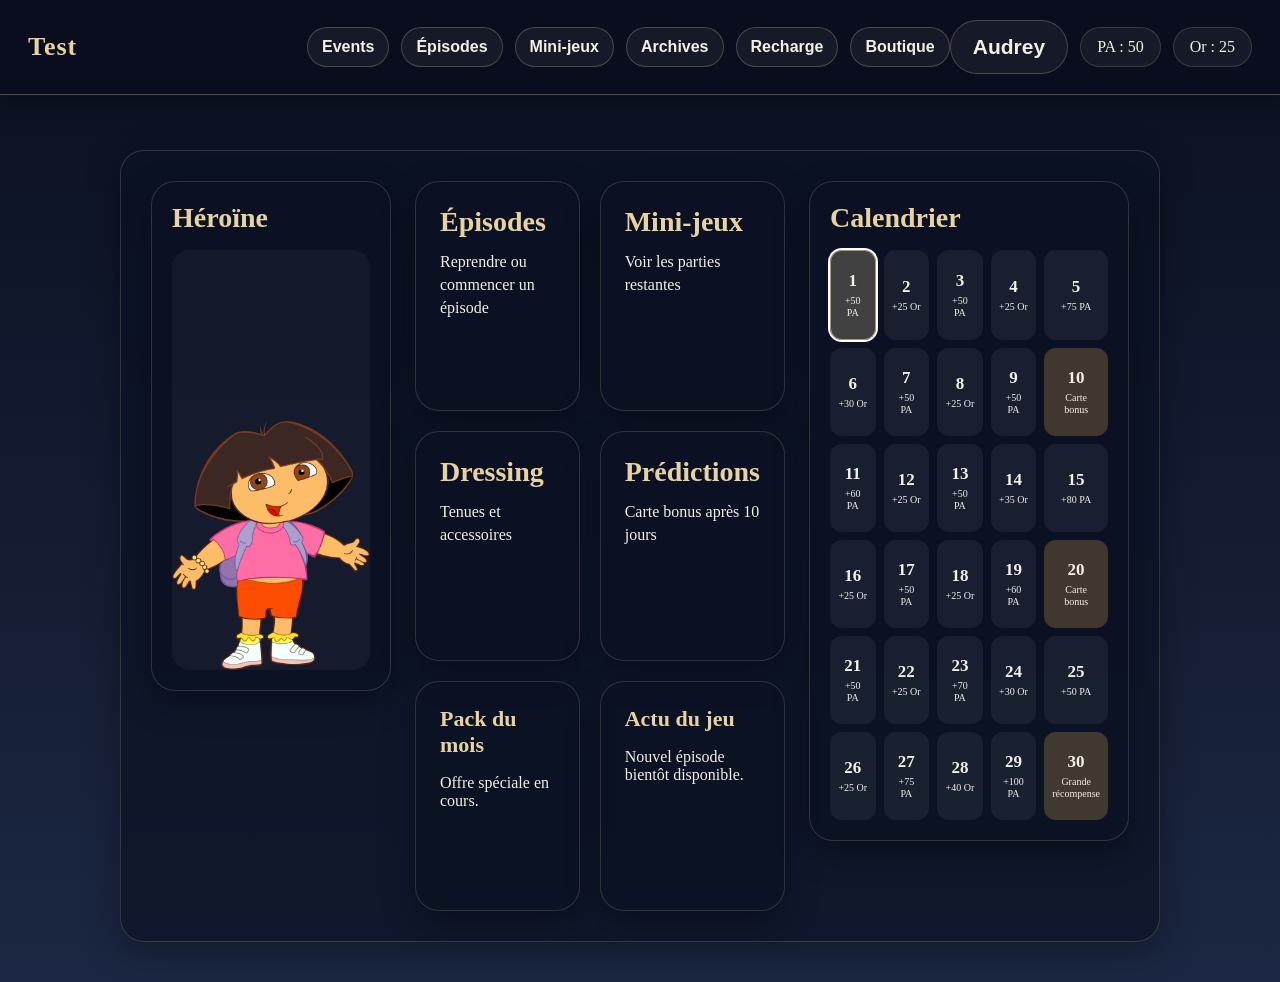
<file: index.html>
<!DOCTYPE html>
<html lang="fr">
<head>
  <meta charset="UTF-8">
  <meta name="viewport" content="width=device-width, initial-scale=1.0">
  <title>Test</title>
  <link rel="stylesheet" href="main.css">
</head>
<body>

  <div class="test-topbar">
    <div class="topbar-zone topbar-left">
      <div class="logo-test" id="home-logo">Test</div>
    </div>

    <div class="topbar-zone topbar-center">
      <nav class="test-menu">
        <button type="button" class="test-tab" data-target="events">Events</button>
        <button type="button" class="test-tab" data-target="episode">Épisodes</button>
        <button type="button" class="test-tab" data-target="mini-jeux">Mini-jeux</button>
        <button type="button" class="test-tab" data-target="archives">Archives</button>
        <button type="button" class="test-tab" data-target="recharge">Recharge</button>
        <button type="button" class="test-tab" data-target="boutique">Boutique</button>
      </nav>
    </div>

    <div class="topbar-zone topbar-right">
      <button type="button" class="profil-button" data-target="profil" id="profil-button">
        Audrey
      </button>
      <div class="badge-ui" id="pa-display">PA : 0</div>
      <div class="badge-ui" id="gold-display">Or : 0</div>
      
    </div>
  </div>

  <div id="reward-message" class="reward-message" style="display: none;"></div>

  <div class="test-page">

   <section id="home" class="test-section active">
  <div class="home-layout">

    <div class="home-left-card">
      <h2 class="home-section-title">Héroïne</h2>
      <div class="hero-display">
        <img src="images/dora.png" alt="Héroïne" class="hero-image">
      </div>
    </div>

    <div class="home-center-grid">
      <div class="home-feature-card" onclick="openSection('episode')">
        <span class="feature-title">Épisodes</span>
        <span class="feature-text">Reprendre ou commencer un épisode</span>
      </div>

      <div class="home-feature-card" onclick="openSection('minijeux')">
        <span class="feature-title">Mini-jeux</span>
        <span class="feature-text">Voir les parties restantes</span>
      </div>

      <div class="home-feature-card" onclick="openSection('dressing')">
        <span class="feature-title">Dressing</span>
        <span class="feature-text">Tenues et accessoires</span>
      </div>

      <div class="home-feature-card" onclick="openSection('predictions')">
        <span class="feature-title">Prédictions</span>
        <span class="feature-text">Carte bonus après 10 jours</span>
      </div>

      <div class="home-feature-card" onclick="openSection('Pack du mois')">
         <h3 class="small-side-title">Pack du mois</h3>
        <p>Offre spéciale en cours.</p>
      </div>

      <div class="home-feature-card" onclick="openSection('Actus du jeu')">
        <h3 class="small-side-title">Actu du jeu</h3>
        <p>Nouvel épisode bientôt disponible.</p>
      </div>
    </div>

    <div class="home-right-column">
      <div class="home-side-card">
        <h2 class="home-section-title">Calendrier</h2>
        <div id="calendar-grid" class="calendar-grid"></div>
      </div>
    </div>
  </div>
</section>

</div>

</section>

    <section id="events" class="test-section">
      <h1>Events</h1>
    </section>

    <section id="episode" class="test-section">
      <h1>Épisodes</h1>
      <p>Explore l’histoire, relance les chapitres débloqués et poursuis ta progression.</p>

      <div class="test-card-grid">
        <div class="test-card">
          <h3>Épisode 1</h3>
          <p>Le réveil de ton héroïne et sa découverte d’un nouveau monde.</p>
          <div class="test-button" onclick="window.location.href='episode1.html'">Jouer</div>
        </div>

        <div class="test-card">
          <h3>Épisode 2</h3>
          <p>Premiers liens, premières tensions et nouveaux mystères.</p>
          <button class="test-button" onclick="startGame()">Jouer</button>
        </div>

        <div class="test-card">
          <h3>Épisode 3</h3>
          <p>Choix, épreuves et évolution des relations.</p>
          <button class="test-button" onclick="startGame()">Jouer</button>
        </div>
      </div>
  </div>

  <div id="game-container" style="display: none;">
    <div id="game-background"></div>

    <div id="dialogue-box" onclick="nextDialogue()">
      <p id="dialogue-text">Début....</p>
    </div>
  </div>
</div>
    </section>

    <section id="mini-jeux" class="test-section">
      <h1>Mini-jeux</h1>
    </section>

    <section id="archives" class="test-section">
      <h1>Archives</h1>
      <p>Consulte le lore, les personnages, les provinces et les informations débloquées.</p>

      <div class="test-card-grid">
        <div class="test-card">
          <h3>Personnages</h3>
          <p>Découvre les fiches des personnages rencontrés.</p>
        </div>

        <div class="test-card">
          <h3>Provinces</h3>
          <p>Explore les régions, peuples et lieux importants.</p>
        </div>

        <div class="test-card">
          <h3>Bestiaire</h3>
          <p>Retrouve les créatures et espèces du monde.</p>
        </div>
      </div>
    </section>

    <section id="recharge" class="test-section">
      <h1>Recharge</h1>
      <p>Récupère tes ressources quotidiennes et suis ta progression.</p>

      <div class="test-card-grid">
        <div class="test-card">
          <h3>Connexion du jour</h3>
          <p>Chaque nouveau jour : +50 PA et +25 Or.</p>
        </div>

        <div class="test-card">
          <h3>PA actuels</h3>
          <p id="recharge-pa-display">PA : 0</p>
        </div>

        <div class="test-card">
          <h3>Or actuel</h3>
          <p id="recharge-gold-display">Or : 0</p>
        </div>
      </div>
    </section>

    <section id="boutique" class="test-section">
      <h1>Boutique</h1>
      <p>Achète des objets, tenues et accessoires pour personnaliser ton aventure.</p>

      <div class="test-card-grid">
        <div class="test-card">
          <h3>Tenue lunaire</h3>
          <p>Prix : 120 Or</p>
        </div>

        <div class="test-card">
          <h3>Parure dorée</h3>
          <p>Prix : 80 Or</p>
        </div>

        <div class="test-card">
          <h3>Fond mystique</h3>
          <p>Prix : 150 Or</p>
        </div>
      </div>
    </section>

    <section id="profil" class="test-section">
         <h1>Profil</h1>
    </section>

  </div>

  <script>
    const REWARD_PA = 50;
  const REWARD_GOLD = 25;

  const dailyRewards = [
    { day: 1, reward: "+50 PA" },
    { day: 2, reward: "+25 Or" },
    { day: 3, reward: "+50 PA" },
    { day: 4, reward: "+25 Or" },
    { day: 5, reward: "+75 PA" },
    { day: 6, reward: "+30 Or" },
    { day: 7, reward: "+50 PA" },
    { day: 8, reward: "+25 Or" },
    { day: 9, reward: "+50 PA" },
    { day: 10, reward: "Carte bonus" },
    { day: 11, reward: "+60 PA" },
    { day: 12, reward: "+25 Or" },
    { day: 13, reward: "+50 PA" },
    { day: 14, reward: "+35 Or" },
    { day: 15, reward: "+80 PA" },
    { day: 16, reward: "+25 Or" },
    { day: 17, reward: "+50 PA" },
    { day: 18, reward: "+25 Or" },
    { day: 19, reward: "+60 PA" },
    { day: 20, reward: "Carte bonus" },
    { day: 21, reward: "+50 PA" },
    { day: 22, reward: "+25 Or" },
    { day: 23, reward: "+70 PA" },
    { day: 24, reward: "+30 Or" },
    { day: 25, reward: "+50 PA" },
    { day: 26, reward: "+25 Or" },
    { day: 27, reward: "+75 PA" },
    { day: 28, reward: "+40 Or" },
    { day: 29, reward: "+100 PA" },
    { day: 30, reward: "Grande récompense" }
  ];

  function getTodayDateString() {
    const today = new Date();
    const year = today.getFullYear();
    const month = String(today.getMonth() + 1).padStart(2, "0");
    const day = String(today.getDate()).padStart(2, "0");
    return year + "-" + month + "-" + day;
  }

  function updateDisplays() {
    const pa = Number(localStorage.getItem("test_pa")) || 0;
    const gold = Number(localStorage.getItem("test_gold")) || 0;

    const paDisplay = document.getElementById("pa-display");
    const goldDisplay = document.getElementById("gold-display");

    if (paDisplay) paDisplay.textContent = "PA : " + pa;
    if (goldDisplay) goldDisplay.textContent = "Or : " + gold;
  }

  function giveDailyRewardIfNeeded() {
    let pa = Number(localStorage.getItem("test_pa")) || 0;
    let gold = Number(localStorage.getItem("test_gold")) || 0;

    const lastRewardDate = localStorage.getItem("test_last_reward_date");
    const today = getTodayDateString();

    if (lastRewardDate !== today) {
      pa += REWARD_PA;
      gold += REWARD_GOLD;

      localStorage.setItem("test_pa", pa);
      localStorage.setItem("test_gold", gold);
      localStorage.setItem("test_last_reward_date", today);

      let loginDay = Number(localStorage.getItem("test_login_day")) || 0;
      if (loginDay < 30) {
        loginDay += 1;
      }
      localStorage.setItem("test_login_day", loginDay);
    }
  }

  function renderCalendar() {
    const calendarGrid = document.getElementById("calendar-grid");
    if (!calendarGrid) return;

    calendarGrid.innerHTML = "";
    const claimedDay = Number(localStorage.getItem("test_login_day")) || 0;

    dailyRewards.forEach(function (item) {
      const dayBox = document.createElement("div");
      dayBox.classList.add("day");

      if (item.day <= claimedDay) dayBox.classList.add("claimed");
      if (item.day === claimedDay) dayBox.classList.add("today");
      if (item.day === 10 || item.day === 20 || item.day === 30) dayBox.classList.add("special");

      dayBox.innerHTML = `
        <span class="day-number">${item.day}</span>
        <span class="day-reward">${item.reward}</span>
      `;

      calendarGrid.appendChild(dayBox);
    });
  }

  function openSection(targetId) {
    const sections = document.querySelectorAll(".test-section");
    const tabs = document.querySelectorAll(".test-tab");
    const profilButton = document.getElementById("profil-button");

    sections.forEach(function (section) {
      section.classList.remove("active");
    });

    tabs.forEach(function (tab) {
      tab.classList.remove("active-tab");
    });

    if (profilButton) {
      profilButton.classList.remove("active-tab");
    }

    const targetSection = document.getElementById(targetId);
    if (targetSection) {
      targetSection.classList.add("active");
    }

    const targetTab = document.querySelector('.test-tab[data-target="' + targetId + '"]');
    if (targetTab) {
      targetTab.classList.add("active-tab");
    }

    if (profilButton && targetId === "profil") {
      profilButton.classList.add("active-tab");
    }
  }

  function setupTabs() {
    const tabs = document.querySelectorAll(".test-tab");

    tabs.forEach(function (tab) {
      tab.addEventListener("click", function () {
        const targetId = tab.getAttribute("data-target");
        openSection(targetId);
      });
    });

    const homeLogo = document.getElementById("home-logo");
    if (homeLogo) {
      homeLogo.addEventListener("click", function () {
        openSection("home");
      });
    }

    const profilButton = document.getElementById("profil-button");
    if (profilButton) {
      profilButton.addEventListener("click", function () {
        openSection("profil");
      });
    }
  }

  document.addEventListener("DOMContentLoaded", function () {
    giveDailyRewardIfNeeded();
    updateDisplays();
    renderCalendar();
    setupTabs();
  });
  </script>

</body>
</html>
</file>
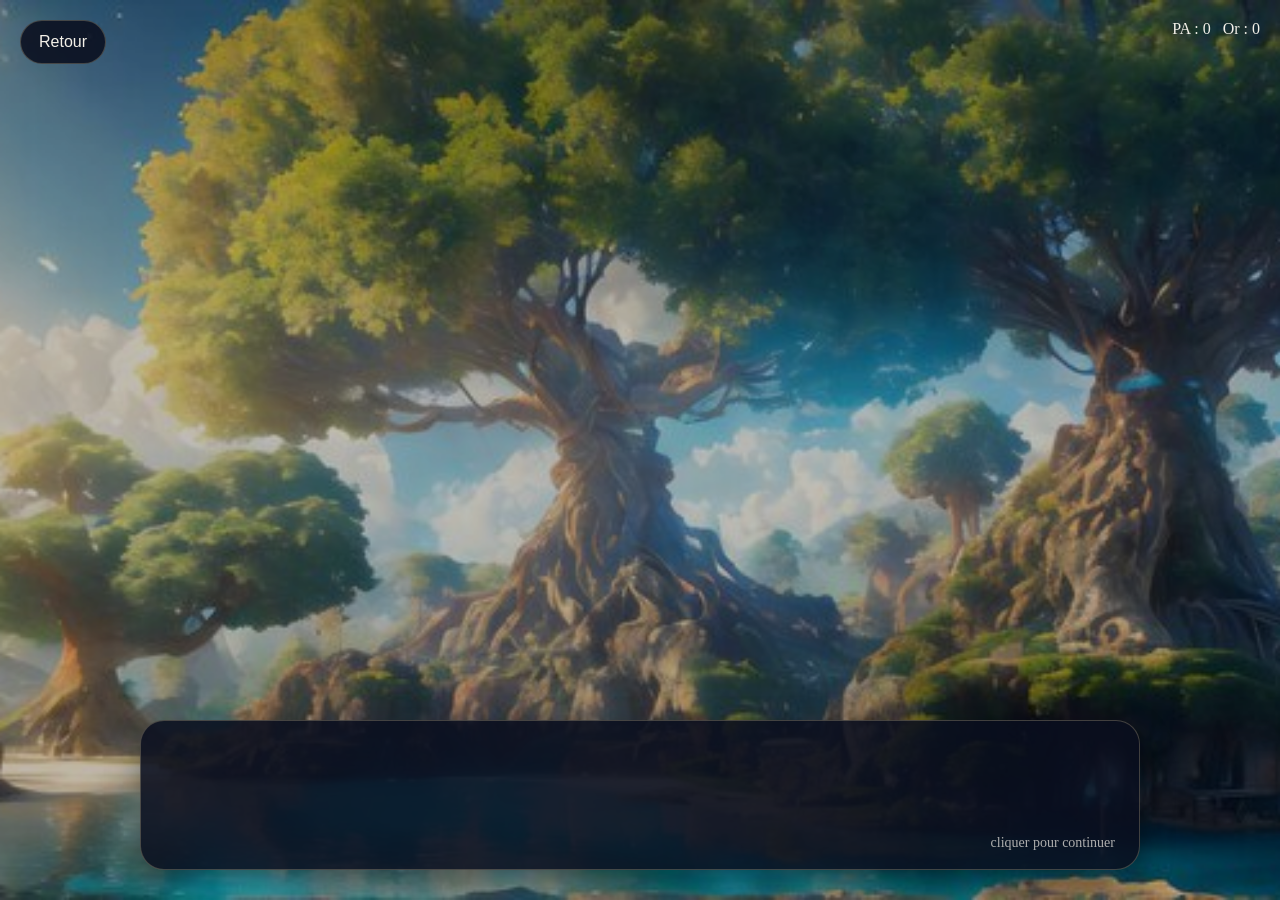
<file: episode1.html>
<!DOCTYPE html>
<html lang="fr">
<head>
  <meta charset="UTF-8">
  <meta name="viewport" content="width=device-width, initial-scale=1.0">
  <title>Épisode 1</title>
  <link rel="stylesheet" href="main.css">
  <style>
    body {
      margin: 0;
      overflow: hidden;
    }

    #episode-screen {
      position: fixed;
      inset: 0;
      background: url("images/test.jpg") center center / cover no-repeat;
    }

    #episode-overlay {
      position: absolute;
      inset: 0;
      background: rgba(0, 0, 0, 0.25);
      pointer-events: none;
    }

    #dialogue-box {
      position: absolute;
      left: 50%;
      bottom: 30px;
      transform: translateX(-50%);
      width: min(1000px, calc(100% - 40px));
      min-height: 150px;
      background: rgba(10, 14, 30, 0.88);
      border: 1px solid rgba(231, 211, 161, 0.25);
      border-radius: 24px;
      box-shadow: 0 12px 32px rgba(0, 0, 0, 0.45);
      padding: 24px 28px;
      box-sizing: border-box;
      color: #f3f0e8;
      cursor: pointer;
      z-index: 10;
    }

    #speaker-name {
      color: #e7d3a1;
      font-size: 24px;
      font-weight: 700;
      margin-bottom: 12px;
    }

    #dialogue-text {
      font-size: 22px;
      line-height: 1.5;
      margin: 0;
    }

    #continue-indicator {
      position: absolute;
      right: 24px;
      bottom: 18px;
      font-size: 14px;
      color: rgba(243, 240, 232, 0.7);
    }

    #back-button {
      position: absolute;
      top: 20px;
      left: 20px;
      z-index: 20;
      background: rgba(10, 14, 30, 0.88);
      border: 1px solid rgba(231, 211, 161, 0.25);
      color: #f3f0e8;
      border-radius: 999px;
      padding: 12px 18px;
      cursor: pointer;
      font-size: 16px;
    }

    #back-button:hover {
      border-color: rgba(231, 211, 161, 0.55);
    }

    #currency-bar {
        position: absolute;
        top: 20px;
        right: 20px;
        z-index: 20;
        display: flex;
        gap: 12px;
    }

    #currency-badge {
        background: rgba(10, 14, 30, 0.88);
        border: 1px solid rgba(231, 211, 161, 0.25);
        color: #f3f0e8;
        border-radius: 999px;
        padding: 12px 16px;
        font-size: 16px;
        font-weight: 600;
    }
  </style>
</head>


<body>

  <div id="episode-screen">
    <div id="episode-overlay"></div>

    <audio id="bg-music" src="musique/paix-sanctuaire.mp3"loop></audio>

    <button id="back-button" onclick="window.location.href='index.html'">
      Retour
    </button>

    <div id="currency-bar">
        <div class="currency-badge" id="episode-pa-display">PA : 0</div>
        <div class="currency-badge" id="episode-gold-display">Or : 0</div>
    </div>

    <div id="dialogue-box" onclick="nextDialogue()">
      <div id="speaker-name"></div>
      <p id="dialogue-text"></p>
      <div id="continue-indicator">cliquer pour continuer</div>
    </div>
  </div>

  <script>
    const episode1Dialogues = [
    { speaker: "", text: "..." },
    { speaker: "Héroïne", text: "Je… où suis-je ?" },
    { speaker: "Héroïne", text: "Le sol est froid sous mes doigts." },
    { speaker: "Héroïne", text: "Une lumière apparaît…" },
    { speaker: "Héroïne", text: "Quelqu’un approche…" }
  ];

  const DIALOGUE_COST = 2;
  let currentDialogueIndex = 0;

  function updateEpisodeCurrencyDisplay() {
    const pa = Number(localStorage.getItem("test_pa")) || 0;
    const gold = Number(localStorage.getItem("test_gold")) || 0;

    const paDisplay = document.getElementById("episode-pa-display");
    const goldDisplay = document.getElementById("episode-gold-display");

    if (paDisplay) paDisplay.textContent = "PA : " + pa;
    if (goldDisplay) goldDisplay.textContent = "Or : " + gold;
  }

  function showDialogue() {
    const current = episode1Dialogues[currentDialogueIndex];
    document.getElementById("speaker-name").textContent = current.speaker;
    document.getElementById("dialogue-text").textContent = current.text;
  }

 function nextDialogue() {
  startMusic(); // 👈 IMPORTANT

  const currentPa = Number(localStorage.getItem("test_pa")) || 0;

  if (currentPa < DIALOGUE_COST) {
    alert("Tu n’as pas assez de PA pour continuer l’histoire.");
    return;
  }

  const newPa = currentPa - DIALOGUE_COST;
  localStorage.setItem("test_pa", String(newPa));

  currentDialogueIndex++;

  if (currentDialogueIndex < episode1Dialogues.length) {
    updateEpisodeCurrencyDisplay();
    showDialogue();
  } else {
    window.location.href = "index.html";
  }
}

  document.addEventListener("DOMContentLoaded", function () {
    showDialogue();
    updateEpisodeCurrencyDisplay();
    

   let musicStarted = false;

function startMusic() {
  if (musicStarted) return;

  const music = document.getElementById("bg-music");
  if (music) {
    music.volume = 0.4;
    music.play().then(() => {
      musicStarted = true;
    }).catch(() => {
      console.log("Autoplay bloqué");
    });
  }
}


  </script>

</body>
</html>
</file>
<file: main.css>
#main-menu {
  display: none !important;
}

body {
  margin: 0;
  padding: 0;
  font-family: Georgia, "Times New Roman", serif;
  background: linear-gradient(180deg, #0b1020 0%, #131a30 45%, #1b2742 100%);
  color: #f3f0e8;
}

.reward-message {
  position: fixed;
  top: 110px;
  right: 30px;
  z-index: 9999;
  padding: 14px 18px;
  border-radius: 16px;
  background: rgba(231, 211, 161, 0.18);
  border: 1px solid rgba(231, 211, 161, 0.4);
  color: #f3f0e8;
  box-shadow: 0 8px 20px rgba(0, 0, 0, 0.25);
  font-size: 16px;
}

.test-topbar {
  position: fixed;
  top: 0;
  left: 0;
  width: 100%;
  height: 95px;
  background: rgba(10, 14, 30, 0.95);
  border-bottom: 1px solid rgba(212, 188, 132, 0.35);
  box-shadow: 0 4px 18px rgba(0, 0, 0, 0.35);
  display: grid;
  grid-template-columns: 1fr auto 1fr;
  align-items: center;
  padding: 0 28px;
  box-sizing: border-box;
  z-index: 9999;
}

.topbar-zone {
  display: flex;
  align-items: center;
}

.topbar-left {
  justify-content: flex-start;
}

.topbar-center {
  justify-content: center;
}

.topbar-right {
  justify-content: flex-end;
  gap: 12px;
}

.logo-test {
  font-size: 30px;
  font-weight: bold;
  color: #e7d3a1;
  white-space: nowrap;
  cursor: pointer;
}

.test-menu {
  display: flex;
  align-items: center;
  gap: 18px;
}

.test-menu a {
  color: #f3f0e8;
  text-decoration: none;
  padding: 14px 22px;
  border-radius: 999px;
  border: 1px solid rgba(231, 211, 161, 0.25);
  background: rgba(255, 255, 255, 0.05);
  font-size: 21px;
  font-weight: 600;
  white-space: nowrap;
  transition: 0.25s ease;
}

.test-menu a:hover {
  background: rgba(231, 211, 161, 0.14);
  border-color: rgba(231, 211, 161, 0.55);
  transform: translateY(-1px);
}

.badge-ui {
  padding: 10px 16px;
  border-radius: 999px;
  background: rgba(255, 255, 255, 0.05);
  border: 1px solid rgba(231, 211, 161, 0.18);
  color: #f3f0e8;
  font-size: 16px;
  white-space: nowrap;
}

.test-page {
  padding-top: 135px;
}

.logo-test {
  font-size: 30px;
  font-weight: bold;
  letter-spacing: 1px;
  color: #e7d3a1;
}

.test-menu {
  display: flex;
  gap: 14px;
  flex-wrap: wrap;
}

.test-menu a {
  color: #f3f0e8;
  text-decoration: none;
  font-size: 17px;
  padding: 10px 16px;
  border-radius: 999px;
  border: 1px solid rgba(231, 211, 161, 0.25);
  background: rgba(255, 255, 255, 0.04);
  transition: 0.25s ease;
}

.test-menu a:hover {
  background: rgba(231, 211, 161, 0.14);
  border-color: rgba(231, 211, 161, 0.55);
  transform: translateY(-1px);
}

.test-page {
  padding: 95px 30px 40px;
  max-width : 1100px;
  margin : 0 auto;
  box-sizing: border-box;
}

.test-section {
  display: none;
}

.test-section.active {
  display: block;
  padding : 30px;
  border-radius : 24px;
  background : rgba(12, 18, 36, 0.72);
  border: 1px solid rgba(231, 211, 161, 0.18);
  box-shadow : 0 10px 35px rgba(0, 0, 0, 0.35)
}

.test-card-grid {
  display: grid;
  grid-template-columns: repeat(3, minmax(220px, 1fr));
  gap: 20px;
  margin-top: 24px;
  align-items: stretch;
}

.test-card {
  padding: 20px;
  border-radius: 18px;
  background: rgba(255, 255, 255, 0.05);
  border: 1px solid rgba(231, 211, 161, 0.14);
  text-align: center;
}

.test-card h3 {
  margin-top: 0;
  color: #e7d3a1;
  font-size: 28px;
}

.test-card p {
  font-size: 16px;
  line-height: 1.5;
  color: #e8e1d3;
}

.test-button {
  display: inline-block;
  margin-top: 12px;
  padding: 10px 18px;
  border-radius: 12px;
  background: rgba(231, 211, 161, 0.16);
  border: 1px solid rgba(231, 211, 161, 0.35);
  color: #f3f0e8;
  text-decoration: none;
  cursor: pointer;
}

@media (max-width: 900px) {
  .test-card-grid {
    grid-template-columns: 1fr;
  }
}

  .test-page {
    padding-top: 150px;
  }

  .logo-test {
    font-size: 26px;
  }

  .test-menu {
    justify-content: center;
  }


[data-screen="main"] .middle,
[data-screen="main"] .buttons,
[data-menu="main"],
#main-menu,
button[data-action="start"],
button[data-action="load"],
button[data-action="settings"],
button[data-action="help"] {
  display: none !important;
}

[data-screen="main"] button {
  display: none !important;
}

body {
  margin: 0;
  padding: 0;
  font-family: Georgia, "Times New Roman", serif;
  color: #f3f0e8;
}

.test-menu a.active-tab {
  background: rgba(231, 211, 161, 0.22);
  border-color: rgba(231, 211, 161, 0.7);
}

.test-button {
  display: inline-block;
  margin-top: 12px;
  padding: 10px 18px;
  border-radius: 12px;
  background: rgba(231, 211, 161, 0.16);
  border: 1px solid rgba(231, 211, 161, 0.35);
  color: #f3f0e8;
  text-decoration: none;
  cursor: pointer;
}

.test-menu {
  display: flex;
  gap: 12px;
  flex-wrap: nowrap;
  align-items: center;
}

.test-tab {
  color: #f3f0e8;
  padding: 10px 14px;
  border-radius: 999px;
  border: 1px solid rgba(231, 211, 161, 0.25);
  background: rgba(255, 255, 255, 0.05);
  font-size: 16px;
  font-weight: 600;
  white-space: nowrap;
  cursor: pointer;
}

.test-tab:hover {
  background: rgba(231, 211, 161, 0.14);
  border-color: rgba(231, 211, 161, 0.55);
}

.test-tab.active-tab {
  background: rgba(231, 211, 161, 0.22);
  border-color: rgba(231, 211, 161, 0.7);
  box-shadow: 0 0 12px rgba(231, 211, 161, 0.2);
}

.test-topbar,
.test-topbar * {
  pointer-events: auto !important;
}

.test-topbar {
  position: fixed !important;
  top: 0 !important;
  left: 0 !important;
  width: 100% !important;
  height: 95px !important;
  z-index: 999999 !important;
}

[data-screen="main"],
[data-screen="main"] *,
[data-ui="text"],
[data-ui="choices"],
[data-ui="quick-menu"] {
  pointer-events: none !important;
}

#game-container {
  position: fixed;
  top: 0;
  left: 0;
  width: 100%;
  height: 100%;
  background: black;
  z-index: 9999;
}

#game-background {
  position: absolute;
  width: 100%;
  height: 100%;
  background-color: black;
}

#dialogue-box {
  position: absolute;
  bottom: 0;
  width: 100%;
  padding: 30px;
  background: rgba(0,0,0,0.7);
  color: white;
  cursor: pointer;
}

#dialogue-box button {
  margin-top: 10px;
}

.profil-button {
  color: #f3f0e8;
  padding: 14px 22px;
  border-radius: 999px;
  border: 1px solid rgba(231, 211, 161, 0.25);
  background: rgba(255, 255, 255, 0.05);
  font-size: 21px;
  font-weight: 600;
  cursor: pointer;
}

.profil-button:hover {
  background: rgba(231, 211, 161, 0.14);
  border-color: rgba(231, 211, 161, 0.55);
}

.home-layout {
  display: grid;
  grid-template-columns: 240px 1fr 320px;
  gap: 24px;
  align-items: start;
}

.home-left-card,
.home-side-card,
.home-feature-card {
  background: rgba(12, 18, 35, 0.82);
  border: 1px solid rgba(231, 211, 161, 0.18);
  border-radius: 24px;
  box-shadow: 0 12px 32px rgba(0, 0, 0, 0.35);
}

.home-left-card,
.home-side-card {
  padding: 20px;
}

.home-section-title {
  margin: 0 0 16px 0;
  color: #e7d3a1;
  font-size: 28px;
  font-weight: 700;
}

.small-side-title {
  margin: 0 0 10px 0;
  color: #e7d3a1;
  font-size: 22px;
}

.hero-display {
  height: 420px;
  border-radius: 18px;
  background: rgba(255, 255, 255, 0.04);
  overflow: hidden;
  display: flex;
  align-items: flex-end;
  justify-content: center;
}

.hero-image {
  max-width: 100%;
  max-height: 100%;
  object-fit: contain;
}

.home-center-grid {
  display: grid;
  grid-template-columns: 1fr 1fr;
  gap: 20px;
}

.home-feature-card {
  min-height: 180px;
  padding: 24px;
  color: #f3f0e8;
  cursor: pointer;
  transition: transform 0.2s ease, border-color 0.2s ease, box-shadow 0.2s ease;
}

.home-feature-card:hover {
  transform: translateY(-4px);
  border-color: rgba(231, 211, 161, 0.55);
  box-shadow: 0 18px 36px rgba(0, 0, 0, 0.45);
}

.feature-title {
  display: block;
  margin-bottom: 12px;
  color: #e7d3a1;
  font-size: 28px;
  font-weight: 700;
}

.feature-text {
  display: block;
  font-size: 16px;
  line-height: 1.45;
  color: #f3f0e8;
}

.home-right-column {
  display: flex;
  flex-direction: column;
  gap: 20px;
}

.calendar-grid {
  display: grid;
  grid-template-columns: repeat(5, 1fr);
  gap: 8px;
}

.day {
  min-height: 72px;
  padding: 8px;
  border-radius: 12px;
  background: rgba(255, 255, 255, 0.06);
  display: flex;
  flex-direction: column;
  justify-content: center;
  align-items: center;
  gap: 4px;
}

.day.claimed {
  background: rgba(231, 211, 161, 0.25);
  border: 1px solid rgba(231, 211, 161, 0.6);
}

.day.today {
  outline: 2px solid #ffffff;
}

.day.special {
  background: rgba(255, 190, 90, 0.22);
}

.day-number {
  font-size: 17px;
  font-weight: 700;
}

.day-reward {
  font-size: 10px;
  text-align: center;
  line-height: 1.2;
}

.home-wide-card {
  grid-column:span 2;
  padding: 20px;
  border-radius: 20px;
  background: rgba(12, 18, 35, 0.85);
  border: 1px solid rgba(231, 211, 161, 0.2);
  margin-top: 5px;
}
</file>
